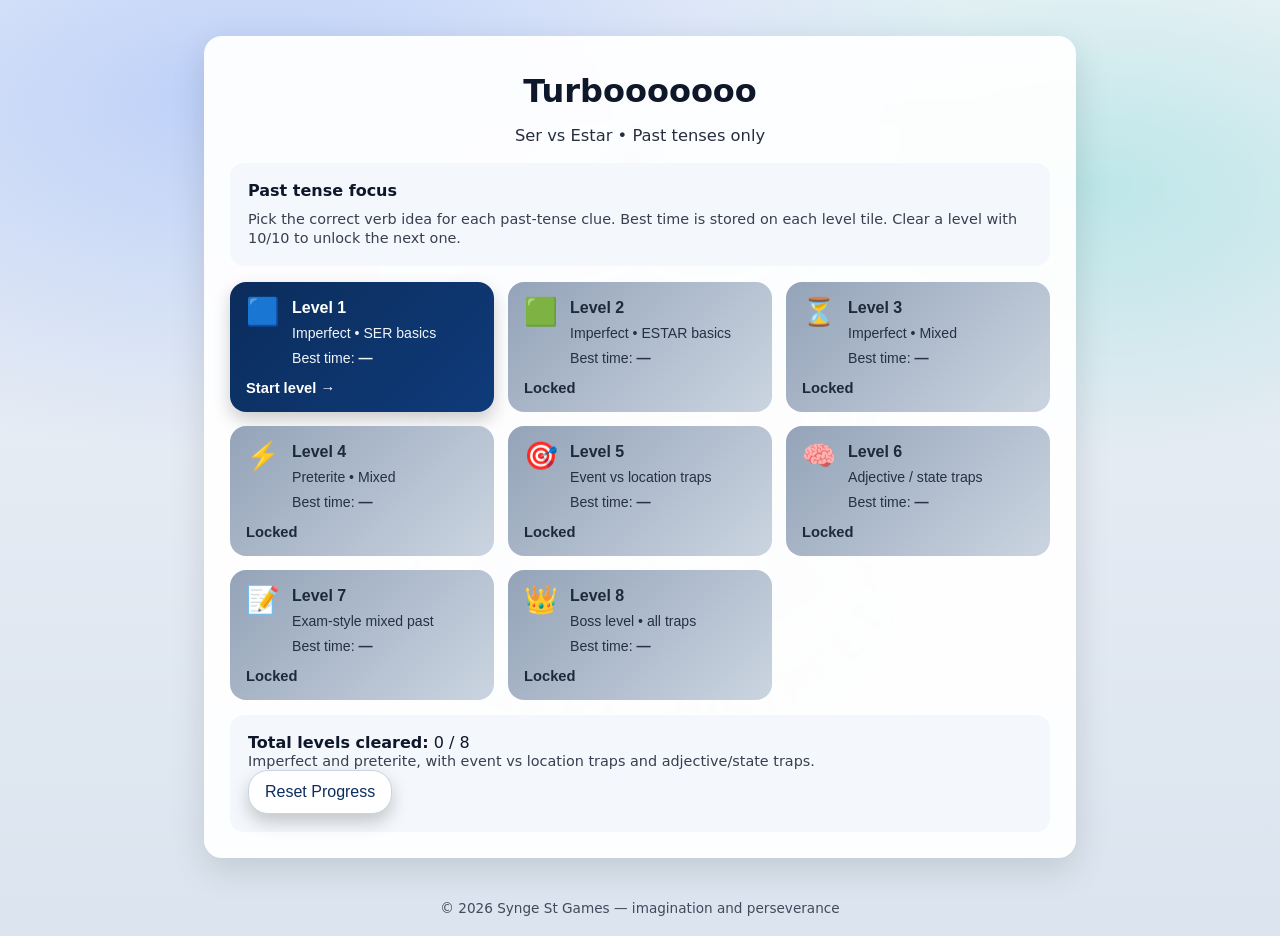
<file: index.html>
<!doctype html>
<html lang="en">
<head>
  <meta charset="utf-8" />
  <title>Turbooooooo</title>
  <meta name="viewport" content="width=device-width, initial-scale=1" />
  <link rel="stylesheet" href="style.css" />
<script src="code-engine.js"></script>
<script src="code-ui.js"></script>
</head>
<body>

<main class="wrap">
  <h1>Turbooooooo</h1>
  <p class="sub">Ser vs Estar • Past tenses only</p>

  <div class="card" style="margin-bottom:16px;">
    <div style="font-weight:900;margin-bottom:10px;">Past tense focus</div>
    <div class="tiny">
      Pick the correct verb idea for each past-tense clue. Best time is stored on each level tile.
      Clear a level with 10/10 to unlock the next one.
    </div>
  </div>

  <div class="grid" id="grid"></div>

  <div class="card dash">
    <div>
      <strong>Total levels cleared:</strong>
      <span id="clearedCount">0</span> / 8
    </div>
    <div class="tiny">
      Imperfect and preterite, with event vs location traps and adjective/state traps.
    </div>
    <button id="reset" class="ghost" type="button">Reset Progress</button>
  </div>
</main>

<footer>© 2026 Synge St Games — imagination and perseverance</footer>

<script src="script.js"></script>
</body>
</html>
</file>
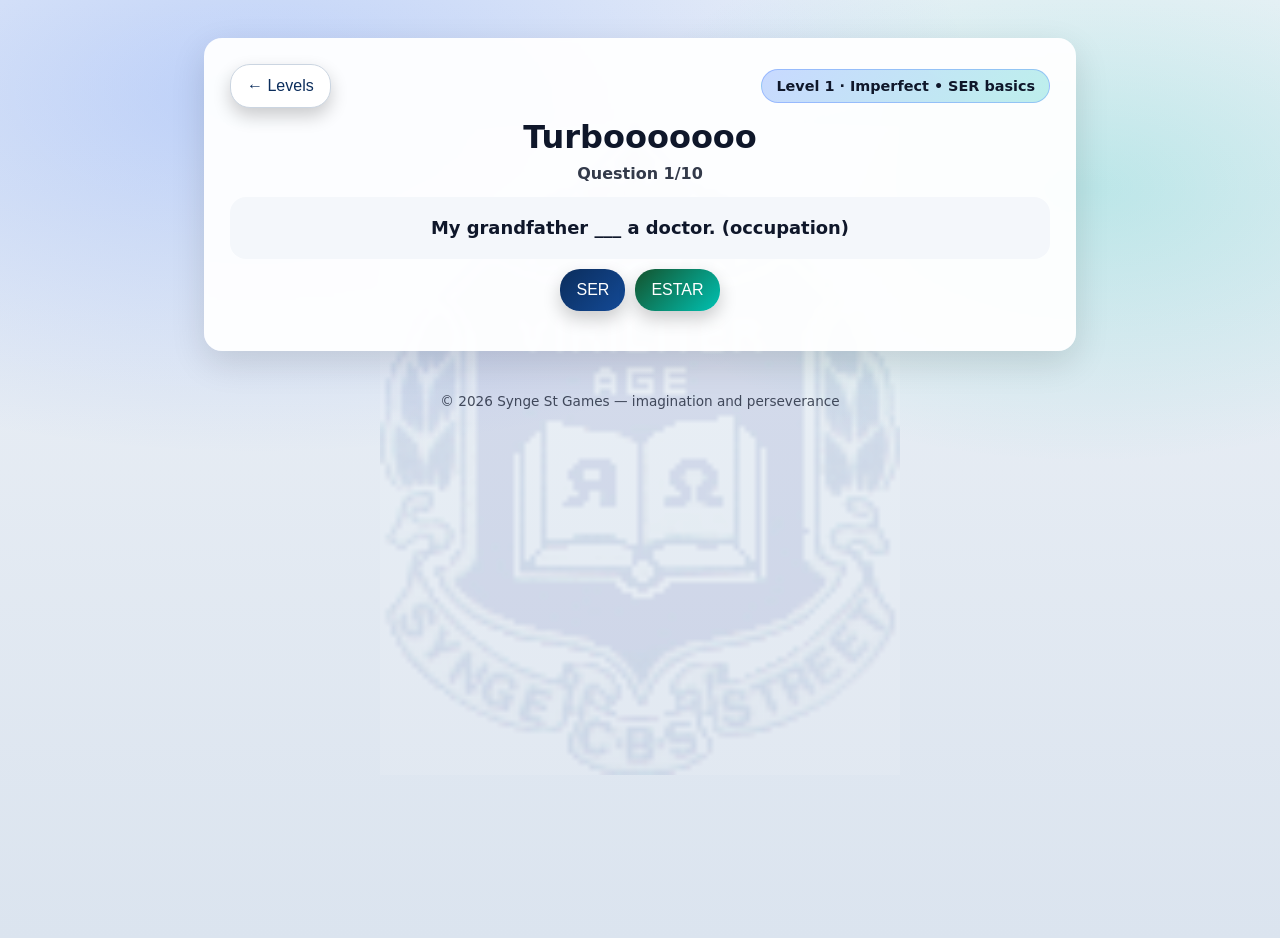
<file: play.html>
<!doctype html>
<html lang="en">
<head>
  <meta charset="utf-8" />
  <title>Turbooooooo</title>
  <meta name="viewport" content="width=device-width, initial-scale=1" />
  <link rel="stylesheet" href="style.css" />
</head>
<body>

<main class="wrap playWrap">
  <div class="topBar">
    <button id="homeBtn" class="ghost" type="button">← Levels</button>
    <div class="pill" id="pill">Level</div>
  </div>

  <h1>Turbooooooo</h1>
  <div class="turnLine">Question <span id="turnNo">1</span>/10</div>

  <div class="taskBox taskBoxSolo">
    <span id="question">Loading question…</span>
  </div>

  <div class="controls" style="justify-content:center;">
    <button id="serBtn" type="button">SER</button>
    <button id="estarBtn" class="smallBtn" type="button">ESTAR</button>
  </div>

  <section id="out" class="card hidden"></section>
</main>

<footer>© 2026 Synge St Games — imagination and perseverance</footer>

<script src="script.js"></script>
</body>
</html>
</file>
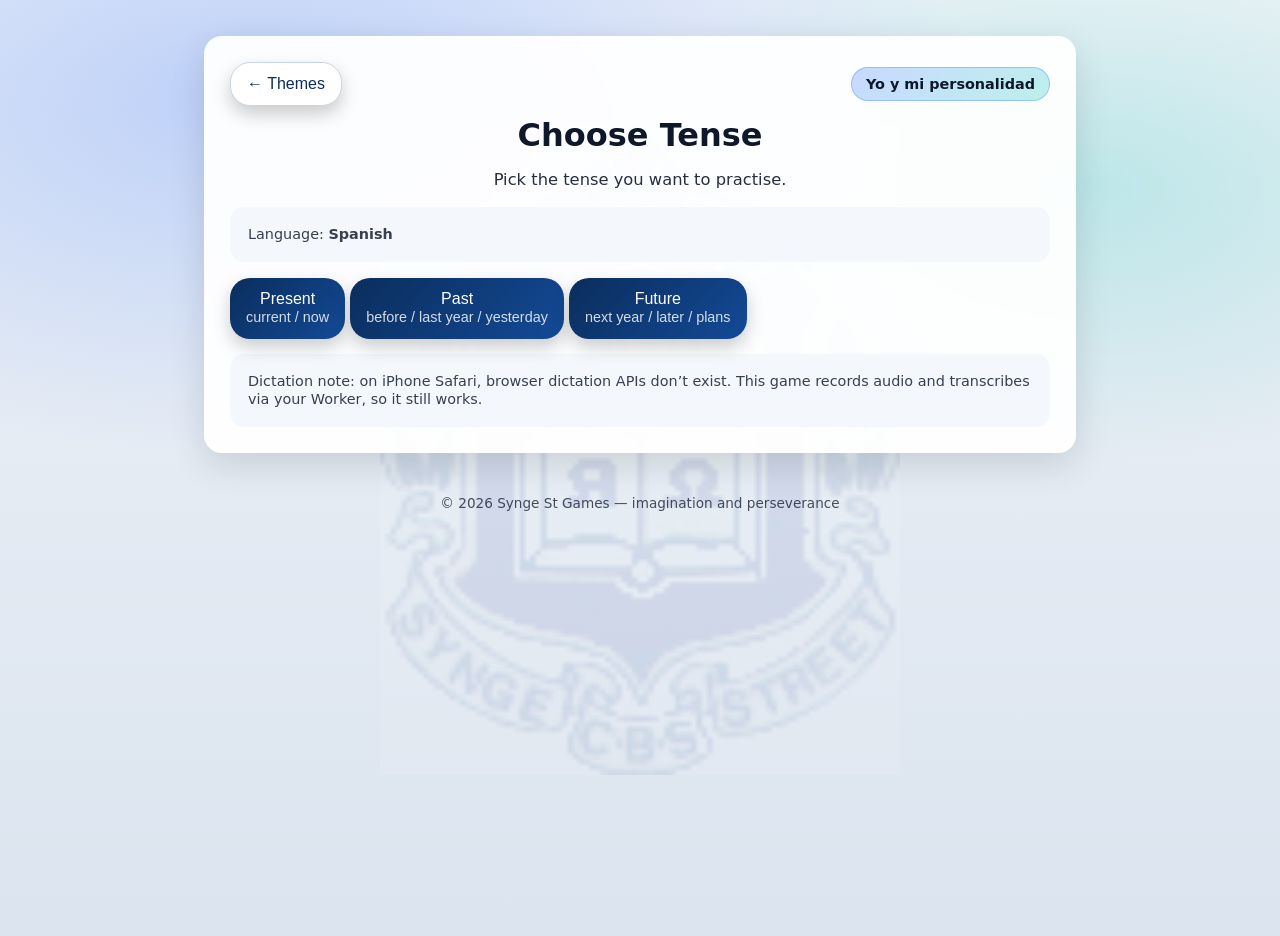
<file: tense.html>
<!doctype html>
<html lang="en">
<head>
  <meta charset="utf-8" />
  <title>Choose Tense</title>
  <meta name="viewport" content="width=device-width, initial-scale=1" />
  <link rel="stylesheet" href="style.css" />
</head>
<body>

<main class="wrap">
  <div class="topBar">
    <button id="backBtn" class="ghost" type="button">← Themes</button>
    <div class="pill" id="themePill">Theme</div>
  </div>

  <h1>Choose Tense</h1>
  <p class="sub">Pick the tense you want to practise.</p>

  <div class="card" style="margin-bottom:16px;">
    <div class="tiny">Language: <strong id="langLabel">Spanish</strong></div>
  </div>

  <div class="grid3">
    <button class="tileSmall" type="button" data-tense="present">Present<br><span class="tiny">current / now</span></button>
    <button class="tileSmall" type="button" data-tense="past">Past<br><span class="tiny">before / last year / yesterday</span></button>
    <button class="tileSmall" type="button" data-tense="future">Future<br><span class="tiny">next year / later / plans</span></button>
  </div>

  <div class="card">
    <div class="tiny">
      Dictation note: on iPhone Safari, browser dictation APIs don’t exist. This game records audio and transcribes via your Worker, so it still works.
    </div>
  </div>
</main>

<footer>© 2026 Synge St Games — imagination and perseverance</footer>

<script>
  const THEME_LABEL = {
    yo:"Yo y mi personalidad",
    barrio:"Mi barrio y mi casa",
    instituto:"Mi instituto",
    familia:"Mi familia",
    amigos:"Mis amigos",
    tiempo:"Tiempo libre",
    vacaciones:"Vacaciones y viajes",
    salud:"Deporte y salud",
    tecnologia:"Tecnología y redes",
    comida:"Comida y vida diaria",
    futuro:"Planes y futuro"
  };

  function langLabel(code){
    if(code === "fr") return "French";
    if(code === "de") return "German";
    return "Spanish";
  }

  const theme = localStorage.getItem("oral_theme") || "yo";
  const lang = localStorage.getItem("oral_language") || "es";

  document.getElementById("themePill").textContent = THEME_LABEL[theme] || "Theme";
  document.getElementById("langLabel").textContent = langLabel(lang);

  document.getElementById("backBtn").addEventListener("click", ()=>window.location.href="index.html");

  document.querySelectorAll("[data-tense]").forEach(btn=>{
    btn.addEventListener("click", ()=>{
      localStorage.setItem("oral_tense", btn.dataset.tense);
      window.location.href = "play.html";
    });
  });
</script>

</body>
</html>
</file>
<file: style.css>
:root{
  --navy:#0b2d5c;
  --blue:#2b6cff;
  --teal:#00c2b3;
  --gold:#ffd43b;
  --panel:rgba(255,255,255,0.94);
  --ink:#0f172a;
  --danger:#d0d7e2;
}

body{
  margin:0;
  min-height:100vh;
  font-family:system-ui,-apple-system,Segoe UI,Roboto,sans-serif;
  background:
  radial-gradient(1200px 600px at 20% 10%, rgba(43,108,255,.25), transparent 60%),
  radial-gradient(900px 500px at 85% 20%, rgba(0,194,179,.20), transparent 55%),
  linear-gradient(#eef2f7,#dbe4ef);
  color:var(--ink);
  position:relative;
}

body::before{
  content:"";
  position:fixed;
  inset:0;
  background:url("crest.png") center center no-repeat;
  background-size:520px;
  opacity:0.10;
  pointer-events:none;
  z-index:0;
}

.wrap{
  position:relative;
  z-index:1;
  width:min(820px,92vw);
  margin:36px auto 24px;
  padding:26px;
  background:var(--panel);
  border-radius:18px;
  box-shadow:0 12px 35px rgba(0,0,0,0.12);
  backdrop-filter:blur(2px);
}

.playWrap{
  margin-top:38px;
}

h1{
  text-align:center;
  margin:10px 0 8px;
}

.sub{
  text-align:center;
  margin-bottom:18px;
  opacity:.9;
  font-size:1.02rem;
}

.turnLine{
  text-align:center;
  font-weight:800;
  margin:6px 0 14px;
  opacity:.85;
}

footer{
  text-align:center;
  padding:18px;
  font-size:.85rem;
  opacity:.75;
}

.topBar{
  display:flex;
  justify-content:space-between;
  align-items:center;
  gap:10px;
  margin-bottom:10px;
}

.pill{
  padding:8px 14px;
  border-radius:999px;
  font-weight:700;
  font-size:.9rem;
  background:linear-gradient(135deg,rgba(43,108,255,.25),rgba(0,194,179,.25));
  border:1px solid rgba(43,108,255,.3);
}

.taskBox{
  display:flex;
  align-items:center;
  gap:10px;
  margin:14px 0 10px;
}

.taskBoxSolo{
  justify-content:center;
  text-align:center;
  background:#f4f7fb;
  border-radius:16px;
  padding:18px 16px;
}

#question{
  flex:1;
  font-weight:800;
  font-size:1.12rem;
  line-height:1.45;
}

.controls{
  display:flex;
  gap:10px;
  margin-bottom:14px;
  flex-wrap:wrap;
}

button{
  padding:12px 16px;
  border-radius:20px;
  border:none;
  font-size:1rem;
  cursor:pointer;
  color:white;
  background:linear-gradient(135deg,var(--navy),#134a97);
  box-shadow:0 8px 18px rgba(0,0,0,0.2);
  transition:all .15s ease;
  white-space:normal;
}

button:hover{
  transform:translateY(-1px);
  background:linear-gradient(135deg,#134a97,var(--blue));
}

button:active{
  transform:translateY(1px);
}

button:disabled{
  opacity:.65;
  cursor:not-allowed;
  transform:none;
}

.smallBtn{
  background:linear-gradient(135deg,#14532d,var(--teal));
}

.ghost{
  background:#ffffff;
  color:var(--navy);
  border:1px solid #cbd5e1;
}

.ghost:hover{
  background:#f2f6ff;
}

.card{
  padding:18px;
  border-radius:14px;
  background:#f4f7fb;
  margin-top:15px;
}

.hidden{
  display:none;
}

.grid{
  display:grid;
  grid-template-columns:repeat(2,1fr);
  gap:14px;
}

@media (min-width:760px){
  .grid{
    grid-template-columns:repeat(3,1fr);
  }
}

.tile{
  text-align:left;
  padding:16px;
  border-radius:16px;
  color:white;
  min-height:128px;
  display:flex;
  flex-direction:column;
  justify-content:space-between;
  transition:all .15s ease;
}

.tile:hover{
  transform:translateY(-2px);
}

.tile.unlocked:nth-child(4n+1){ background:linear-gradient(135deg,var(--navy),#0f3b7a); }
.tile.unlocked:nth-child(4n+1):hover{ background:linear-gradient(135deg,#0f3b7a,var(--blue)); }

.tile.unlocked:nth-child(4n+2){ background:linear-gradient(135deg,#14532d,var(--teal)); }
.tile.unlocked:nth-child(4n+2):hover{ background:linear-gradient(135deg,#0f766e,#14b8a6); }

.tile.unlocked:nth-child(4n+3){ background:linear-gradient(135deg,#7c2d12,#f59e0b); }
.tile.unlocked:nth-child(4n+3):hover{ background:linear-gradient(135deg,#9a3412,#fbbf24); }

.tile.unlocked:nth-child(4n){ background:linear-gradient(135deg,#5b21b6,#7c3aed); }
.tile.unlocked:nth-child(4n):hover{ background:linear-gradient(135deg,#6d28d9,#8b5cf6); }

.tile.locked{
  background:linear-gradient(135deg,#94a3b8,#cbd5e1);
  color:#1e293b;
  cursor:not-allowed;
  box-shadow:none;
}

.tileTop{
  display:flex;
  gap:12px;
  align-items:flex-start;
}

.tileIcon{
  font-size:1.7rem;
  line-height:1;
  flex:0 0 auto;
}

.tileTitle{
  font-weight:900;
  line-height:1.25;
  word-break:break-word;
}

.tileMeta{
  font-size:.88rem;
  opacity:.95;
  margin-top:6px;
  line-height:1.35;
  white-space:normal;
}

.tileCTA{
  margin-top:12px;
  font-size:.92rem;
  font-weight:800;
}

.tiny{
  font-size:.9rem;
  opacity:.82;
  line-height:1.3;
}

.feedbackGood{ color:#166534; font-weight:900; }
.feedbackBad{ color:#b91c1c; font-weight:900; }

@media (max-width:640px){
  .controls{justify-content:center;}
}
</file>
